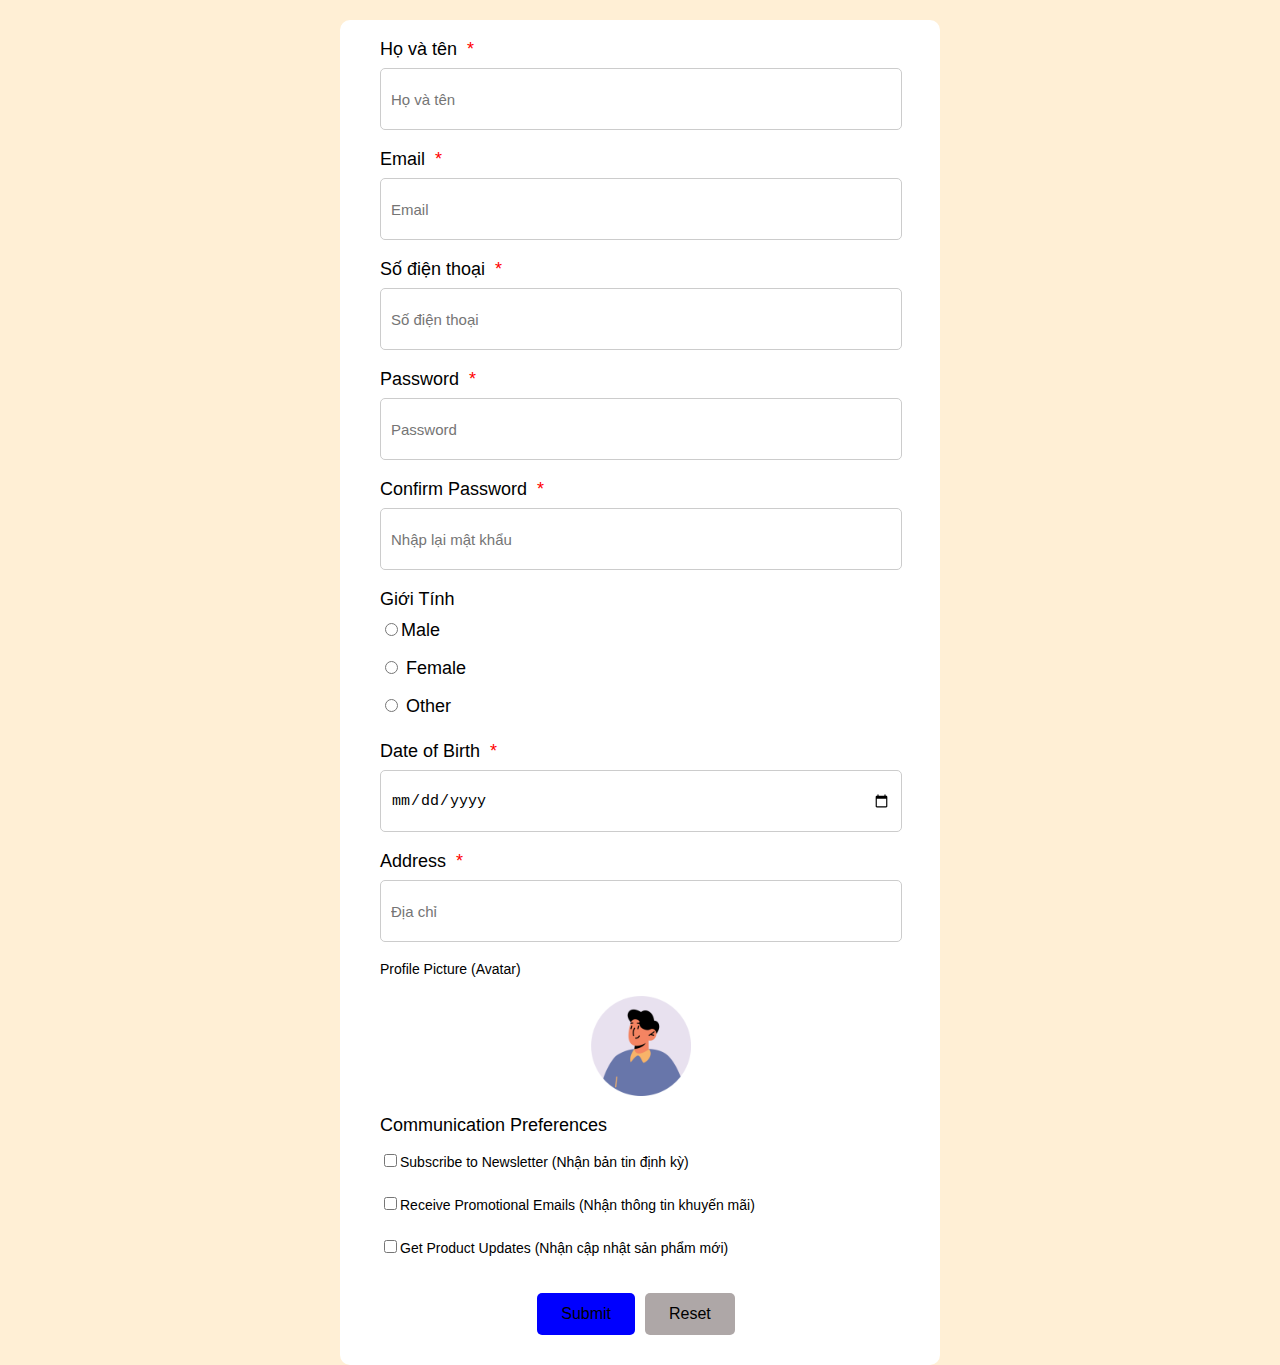
<file: form-interactive.html>
<!DOCTYPE html>
<html lang="en">
<head>
    <meta charset="UTF-8">
    <meta name="viewport" content="width=device-width, initial-scale=1.0">
    <title>Form</title>
    <link rel="stylesheet" href="./reset.css">
    <link rel="stylesheet" href="./form.css">
</head>
<body>
    <div class="form-contaner">
        <form autocomplete="off">
            <div class="form-gr">
                <label for="name">Họ và tên</label>
                <input type="text"
                spellcheck="false"
                 id="name" 
                 placeholder="Họ và tên"
                 >
            </div>
            <div class="form-gr">
                <label for="email">Email</label>
                <input type="email"
                spellcheck="false"
                id="email"
                placeholder="Email">
            </div>
            <div class="form-gr">
                <label for="sodienthoai">Số điện thoại</label>
                <input type="number"
                spellcheck="true"
                id="sodienthoai"
                placeholder="Số điện thoại">
            </div>
            <div class="form-gr">
                <label for="password">Password</label>
                <input type="password"
                spellcheck="false"
                id="password"
                placeholder="Password">
            </div>
            <div class="form-gr">
                <label for="confirm">Confirm Password</label>
                <input type="password" 
                spellcheck="false"
                id="confirm"
                placeholder="Nhập lại mật khẩu">
            </div>
            <div class="form-gr">
                <label>Giới Tính</label>
                <div class="gender">
                    <label >
                        <input type="radio" name="gender" id="male">Male </label>
                    <label >
                        <input type="radio" name="gender" id="female"> Female
                    </label>
                    <label>
                        <input type="radio" name="gender" id="other"> Other
                    </label>
                </div>
            </div>
            <div class="form-gr">
                <label for="date">Date of Birth</label>
                <input type="date" id="date">
            </div>
            <div class="form-gr">
                <label for="address">Address</label>
                <input type="address"
                id="address"
                placeholder="Địa chỉ ">
            </div>
            <div class="form-gr">  
                <strong>Profile Picture (Avatar)</strong> 
                <label >
                    <img class="avat-img" src="/7.png" alt="">
                    <input type="file"
                    accept="img"
                    hidden
                    >
                </label>
            </div>
            <div class="form-gr">
                <label>Communication Preferences</label>
                <div class="check-box">
                <label class="check" id="check1"> </label>
                <input type="checkbox" name="check" id="check1">Subscribe to Newsletter (Nhận bản tin định kỳ)
                <label class="check" id="check2">    </label>
                <input type="checkbox" name="check" id="check2">Receive Promotional Emails (Nhận thông tin khuyến mãi)
                 <label class="check" id="check3">   </label>
                <input type="checkbox" name="check" id="check3" >Get Product Updates (Nhận cập nhật sản phẩm mới)
         
        </div>
        <div class="btn">
              <button class="submit" type="submit">Submit</button>
             <button class="reset" type="reset">Reset</button>
            </div>
        </form>
    </div>
</body>
</html>
</body>
</html>
</file>
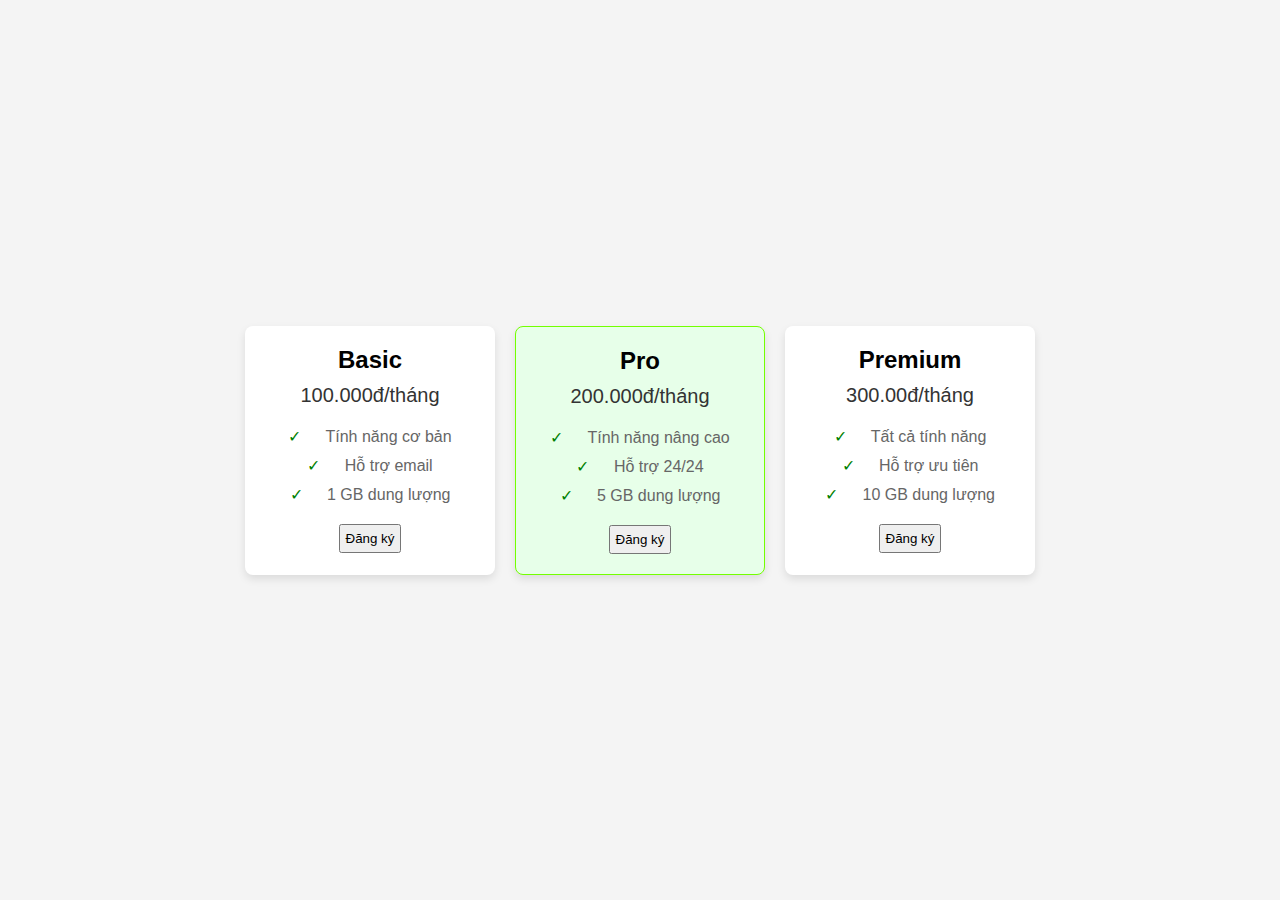
<file: pricing-table.html>
<!DOCTYPE html>
<html lang="vi">
  <head>
    <meta charset="UTF-8" />
    <meta name="viewport" content="width=device-width, initial-scale=1.0" />
    <title>Bảng Giá</title>
    <link rel="stylesheet" href="./table.css" />
  </head>
  <body>
    <div class="container">
      <div class="card">
        <h2>Basic</h2>
        <p class="price">100.000đ/tháng</p>
        <ul>
          <li><span class="check"></span> Tính năng cơ bản</li>
          <li><span class="check"></span> Hỗ trợ email</li>
          <li><span class="check"></span> 1 GB dung lượng</li>
        </ul>
        <button>Đăng ký</button>
      </div>
      <div class="card featured">
        <h2>Pro</h2>
        <p class="price">200.000đ/tháng</p>
        <ul>
          <li><span class="check"></span> Tính năng nâng cao</li>
          <li><span class="check"></span> Hỗ trợ 24/24</li>
          <li><span class="check"></span> 5 GB dung lượng</li>
        </ul>
        <button>Đăng ký</button>
      </div>
      <div class="card">
        <h2>Premium</h2>
        <p class="price">300.00đ/tháng</p>
        <ul>
          <li><span class="check"></span> Tất cả tính năng</li>
          <li><span class="check"></span> Hỗ trợ ưu tiên</li>
          <li><span class="check"></span> 10 GB dung lượng</li>
        </ul>
        <button>Đăng ký</button>
      </div>
    </div>
  </body>
</html>
</file>
<file: form.css>
/* form */
body {
  background-color: papayawhip;
  margin: 0 auto;
  font-size: 14px;
  display: flex;
  font-family: ssystem-ui, -apple-system, BlinkMacSystemFont, "Segoe UI", Roboto,
    Oxygen, Ubuntu, Cantarell, "Open Sans", "Helvetica Neue", sans-serif;
}
.form-contaner {
  max-width: 600px;
  margin: 0 auto;
  background-color: white;
  box-sizing: border-box;
  border-radius: 10px;
  display: flex;
  margin-top: 20px;
}
.form-gr {
  margin-top: 20px;
  margin-left: 40px;
  margin-right: 40px;
}
label {
  display: block;
  margin-bottom: 5px;
  font-size: 18px;
  font-weight: 500;
}
#name,
#email,
#address,
#password,
#sodienthoai,
#confirm,
#date {
  width: 500px;
  height: 40px;
  border-radius: 5px;
  font-size: 15px;
  outline: none;
  border: 1px solid #ccc;
  padding: 10px;
}
input {
  margin-top: 5px;
}
#female,
#male,
#other {
  margin-top: 10px;
  margin-bottom: 10px;
  font-size: 16px;
}
.avat-img {
  width: 100px;
  margin-top: 20px;
  display: flex;
  margin-left: auto;
  margin-right: auto;
}
#check1,
#check2,
#check3 {
  margin-top: 10px;
  margin-bottom: 10px;
  font-size: 16px;
}

#name:focus {
  border-color: #3166ac;
}
#email:hover {
  border-color: #3166ac;
}
#address:hover {
  border-color: #3166ac;
}
#password:hover {
  border-color: #3166ac;
}
#sodienthoai:hover {
  border-color: #3166ac;
}
#confirm:hover {
  border-color: #3166ac;
}
#date:hover {
  border-color: #3166ac;
}
[for="name"]::after {
  content: "*";
  padding: 10px;
  color: red;
}
[for="email"]::after {
  content: "*";
  padding: 10px;
  color: red;
}
[for="sodienthoai"]::after {
  content: "*";
  padding: 10px;
  color: red;
}
[for="password"]::after {
  content: "*";
  padding: 10px;
  color: red;
}
[for="confirm"]::after {
  content: "*";
  padding: 10px;
  color: red;
}
[for="date"]::after {
  content: "*";
  padding: 10px;
  color: red;
}
[for="address"]::after {
  content: "*";
  padding: 10px;
  color: red;
}

button {
  padding: 12px 24px;
  margin-right: 10px;
  font-size: 16px;
  border: none;
  border-radius: 5px;
  background-color: blue;
  color: black;
  cursor: pointer;
}
.btn {
  display: flex;
  justify-content: center;
  align-items: center;
  margin-top: 30px;
  margin-bottom: 30px;
}
button[type="reset"] {
  background-color: #aea7a7;
}
.submit:hover {
  background-color: #aea7a7;
}
.reset:hover {
  background-color: red;
}
</file>
<file: table.css>
* {
  margin: 0;
  padding: 0;
  box-sizing: border-box;
}

body {
  font-family: "Arial", sans-serif;
  background-color: #f4f4f4;
  display: flex;
  justify-content: center;
  align-items: center;
  height: 100vh;
}

.container {
  display: flex;
  justify-content: space-between;
  gap: 20px;
}

.card {
  background-color: #fff;
  border-radius: 8px;
  box-shadow: 0 4px 8px rgba(0, 0, 0, 0.1);
  padding: 20px;
  width: 250px;
  text-align: center;
  transition: transform 0.3s ease, box-shadow 0.3s ease;
}

.card h2 {
  font-size: 24px;
  margin-bottom: 10px;
}

.price {
  font-size: 20px;
  color: #333;
  margin-bottom: 20px;
}

ul {
  list-style: none;
  margin-bottom: 20px;
}

ul li {
  font-size: 16px;
  color: #666;
  margin-bottom: 10px;
}

.check {
  color: green;
  margin-right: 10px;
}

.card:hover {
  transform: translateY(-10px);
  box-shadow: 0 6px 12px rgba(0, 0, 0, 0.15);
}

.card:nth-child(2) {
  border: 1px solid #73ff00;
  background-color: #e7ffe9;
}

.card ul li::before {
  content: "✓";
  color: green;
  margin-right: 10px;
}
button {
  padding: 5px 5px;
  cursor: pointer;
}
button:hover {
  border: 1px solid #fff;
  background-color: chocolate;
  color: white;
}
</file>
